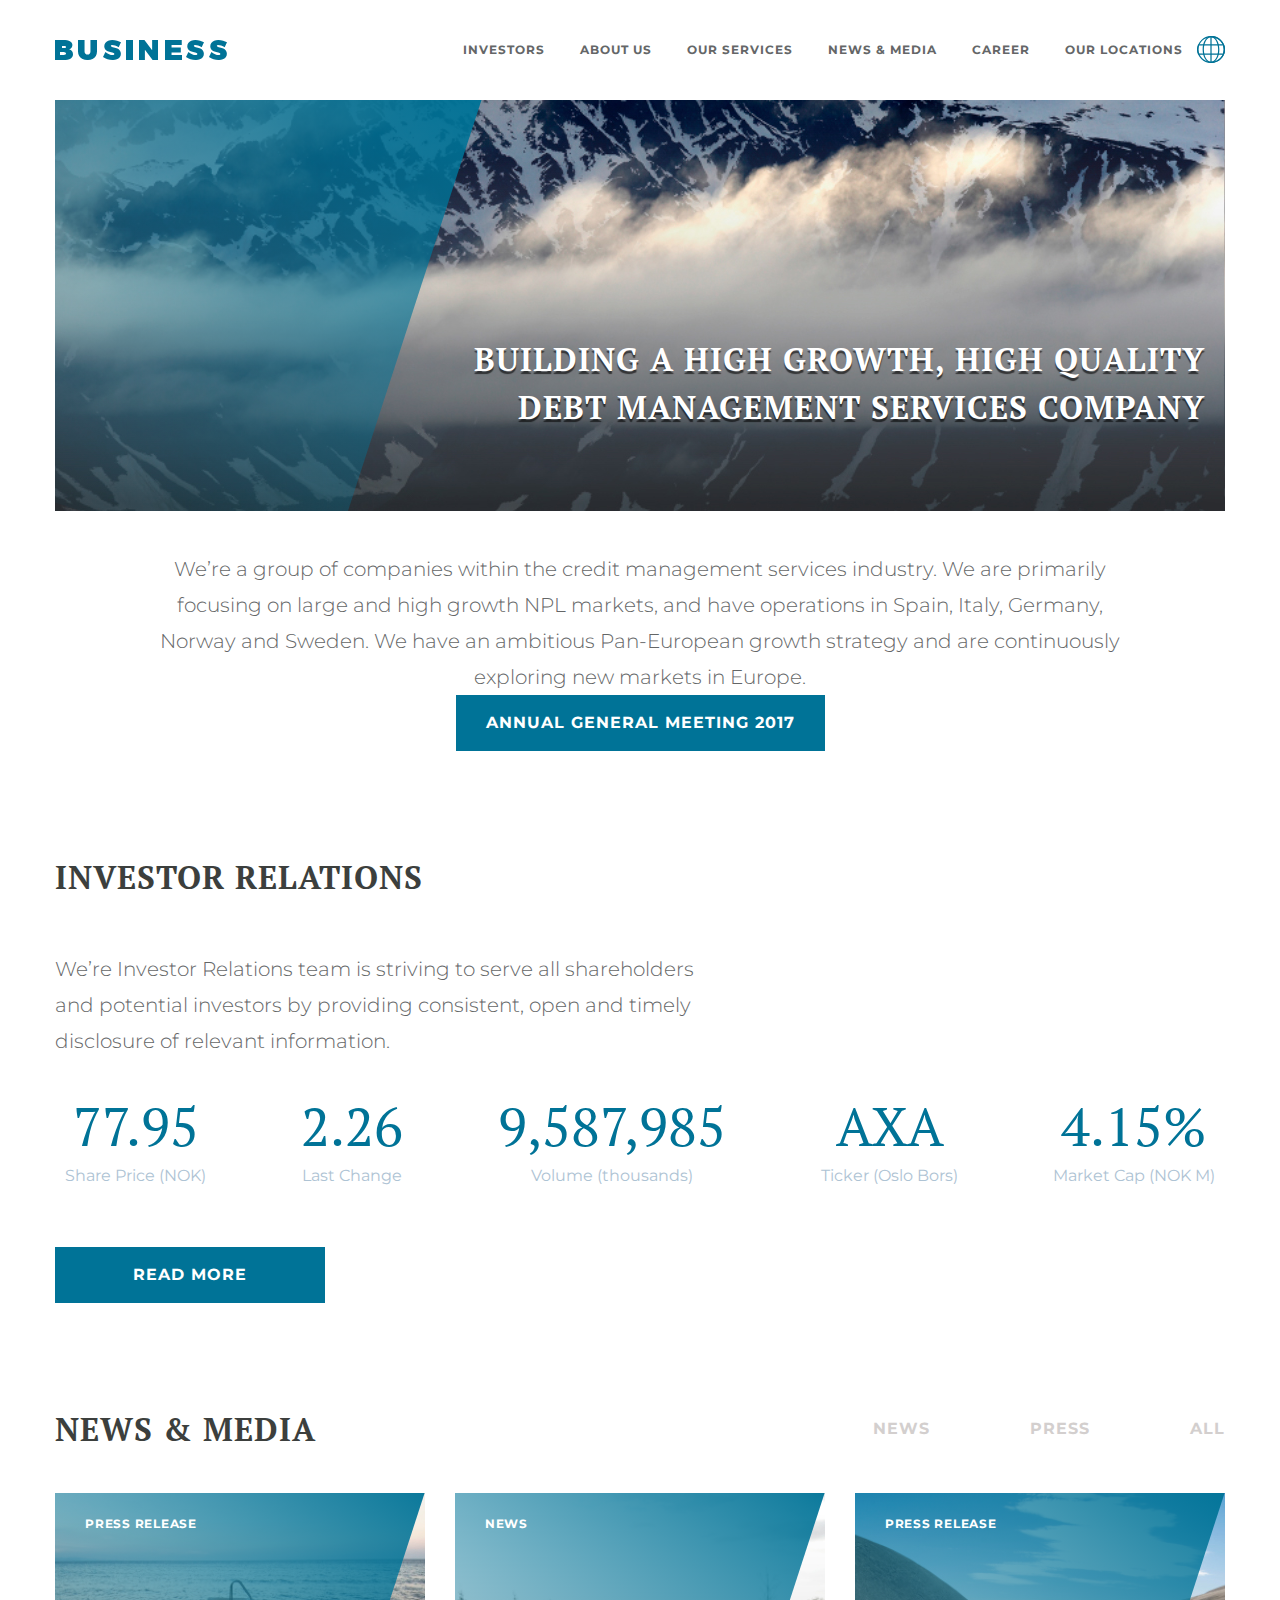
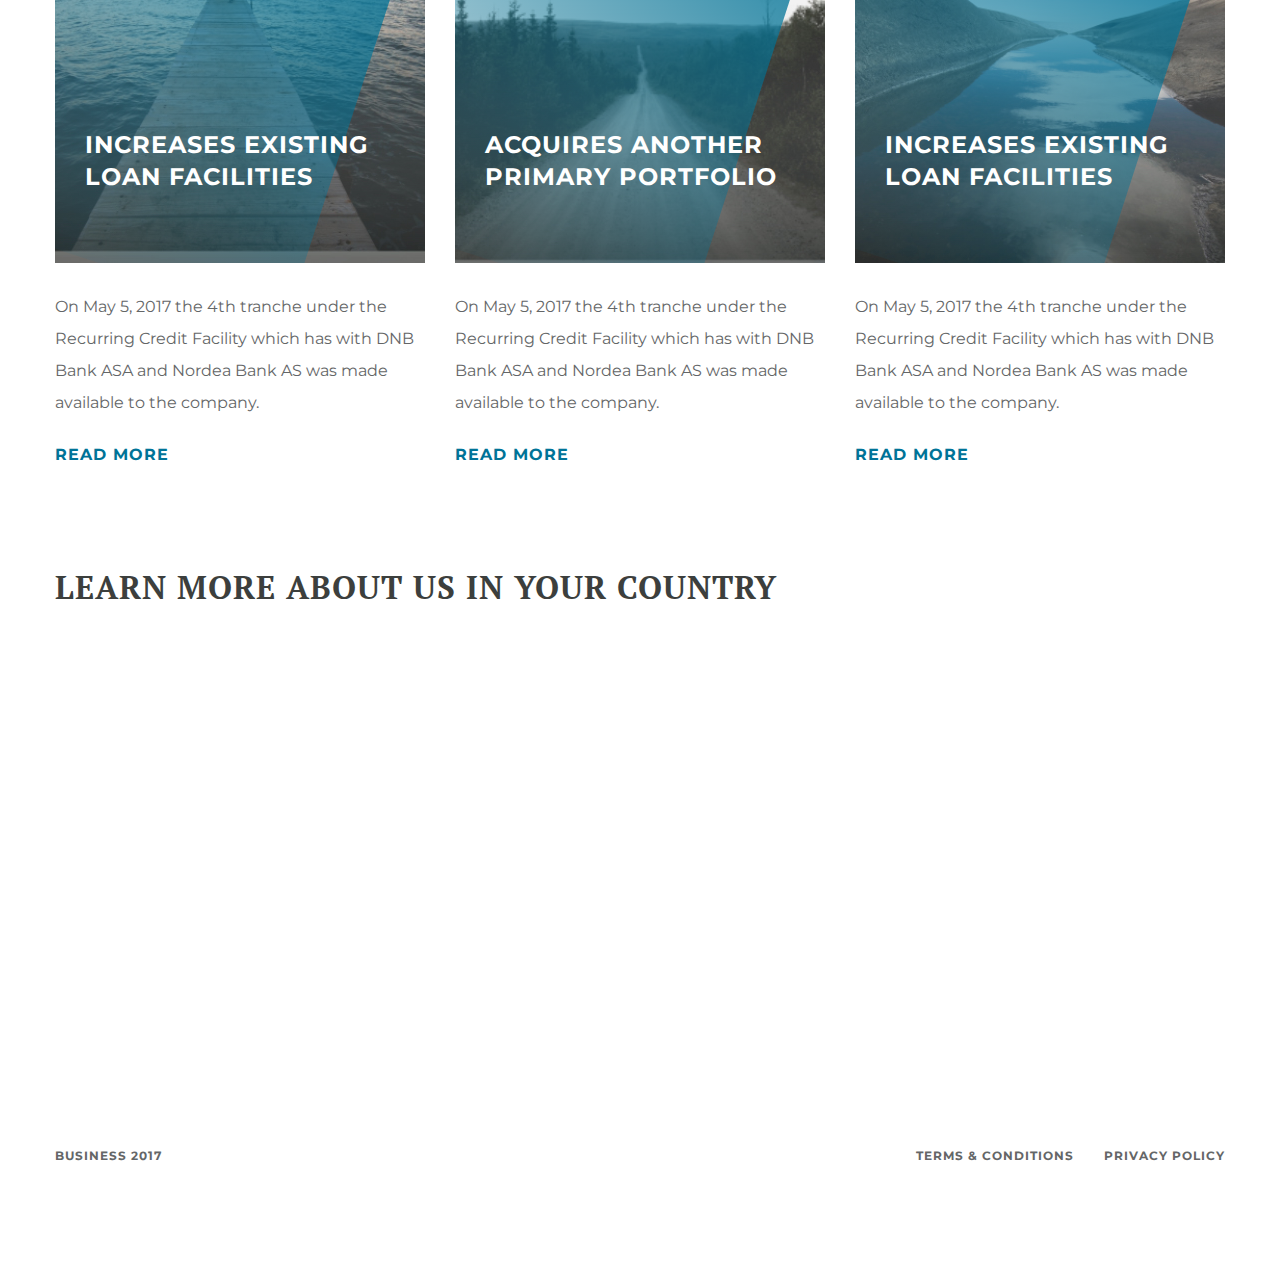
<file: index.html>
<!DOCTYPE html>
<html lang="en">

<head>
    <meta charset="UTF-8">
    <meta http-equiv="X-UA-Compatible" content="IE=edge">
    <meta name="viewport" content="width=device-width, initial-scale=1.0">
    <link rel="stylesheet" href="css/style.css">
    <title>Business</title>
</head>

<body>
    <div class="wrapper">
<header class="header">
    <div class="container">
        <div class="header__body">
            <div class="header__column">
                <a href="#">
                    <img src="img/logo.svg" alt="">
                </a>
            </div>
            <div class="header__column menu-header">
                <div class="menu-header__icon">
                    <span></span>
                    <span></span>
                    <span></span>
                </div>
                <nav class="menu-header__menu">
                    <ul class="menu-header__list">
                        <li>
                            <a class="menu-header__link" href="#"><span>Investors</span></a>
                        </li>
                        <li>
                            <a class="menu-header__link" href="#"><span>About Us</span></a>
                        </li>
                        <li>
                            <a class="menu-header__link" href="#"><span>Our Services</span></a>
                        </li>
                        <li>
                            <a class="menu-header__link" href="#"><span>News & Media</span></a>
                        </li>
                        <li>
                            <a class="menu-header__link" href="#"><span>Career</span></a>
                        </li>
                        <li>
                            <a class="menu-header__link menu-header__link--circle" href="#"><span>Our Locations</span></a>
                        </li>
                    </ul>
                </nav>
            </div>
        </div>
    </div>
</header>        <div class="mainblock">
            <div class="container">
                <div class="mainblock__imgblock imgblock">
                    <div class="imgblock__title">Building a high growth, high quality debt management services company</div>
                    <div class="imgblock__bg bluebg">
                        <img src="img/bg-main.jpg" alt="">
                    </div>
                </div>
                <div class="mainblock__bottomblock bottomblock">
                    <div class="bottomblock__text">We’re a group of companies within the credit management services industry. We are primarily focusing on large and high growth NPL markets, and have operations in Spain, Italy, Germany, Norway and Sweden. We have an ambitious Pan-European
                        growth strategy and are continuously exploring new markets in Europe.
                    </div>
                    <a href="#" class="bottomblock__btn btn"><span>Annual General Meeting 2017</span></a>
                </div>

            </div>
        </div>
        <div class="investor">
            <div class="container">
                <div class="investor__title title">Investor Relations</div>
                <div class="investor__text">We’re Investor Relations team is striving to serve all shareholders and potential investors by providing consistent, open and timely disclosure of relevant information.</div>
                <div class="investor__stat stat-investor">
                    <div class="stat-investor__column">
                        <div class="stat-investor__item item-stat">
                            <div class="item-stat__value">77.95</div>
                            <div class="item-stat__text">Share Price (NOK)</div>
                        </div>
                    </div>
                    <div class="stat-investor__column">
                        <div class="stat-investor__item item-stat">
                            <div class="item-stat__value">2.26</div>
                            <div class="item-stat__text">Last Change</div>
                        </div>
                    </div>
                    <div class="stat-investor__column">
                        <div class="stat-investor__item item-stat">
                            <div class="item-stat__value">9,587,985</div>
                            <div class="item-stat__text">Volume (thousands)</div>
                        </div>
                    </div>
                    <div class="stat-investor__column">
                        <div class="stat-investor__item item-stat">
                            <div class="item-stat__value">Axa</div>
                            <div class="item-stat__text">Ticker (Oslo Bors)</div>
                        </div>
                    </div>
                    <div class="stat-investor__column">
                        <div class="stat-investor__item item-stat">
                            <div class="item-stat__value">4.15%</div>
                            <div class="item-stat__text">Market Cap (NOK M)</div>
                        </div>
                    </div>
                </div>
                <a href="#" class="investor__btn btn"><span>Read More</span></a>
            </div>
        </div>
        <div class="newsmedia">
            <div class="container">
                <div class="newsmedia__header header-newsmedia">
                    <div class="header-newsmedia__title title">News & Media</div>
                    <div class="header-newsmedia__nav nav-newsmedia">
                        <div class="nav-newsmedia__item tab__navitem active">News</div>
                        <div class="nav-newsmedia__item tab__navitem">Press</div>
                        <div class="nav-newsmedia__item tab__navitem">All</div>
                    </div>
                </div>
                <div class="newsmedia__body">
                    <div class="newsmedia__item tab__item active">
                        <div class="item-newsmedia">
                            <div class="item-newsmedia__column">
                                <div class="item-newsmedia__content content-newsmedia">
                                    <div class="content-newsmedia__header header-contentnewsmedia">
                                        <div class="header-contentnewsmedia__content content-newsmediavalues">
                                            <a href="#" class="content-newsmediavalues__category">Press Release</a>
                                            <a href="#" class="content-newsmediavalues__title">increases existing loan facilities</a>
                                        </div>
                                        <div class="header-contentnewsmedia__img bluebg">
                                            <img src="img/newsmedia/01.jpg" alt="">
                                        </div>
                                    </div>
                                    <div class="content-newsmedia__text">On May 5, 2017 the 4th tranche under the Recurring Credit Facility which has with DNB Bank ASA and Nordea Bank AS was made available to the company.</div>
                                    <a href="#" class="content-newsmedia__more">Read More</a>
                                </div>
                            </div>
                            <div class="item-newsmedia__column">
                                <div class="item-newsmedia__content content-newsmedia">
                                    <div class="content-newsmedia__header header-contentnewsmedia">
                                        <div class="header-contentnewsmedia__content content-newsmediavalues">
                                            <a href="#" class="content-newsmediavalues__category">News</a>
                                            <a href="#" class="content-newsmediavalues__title">acquires another primary portfolio</a>
                                        </div>
                                        <div class="header-contentnewsmedia__img bluebg">
                                            <img src="img/newsmedia/02.jpg" alt="">
                                        </div>
                                    </div>
                                    <div class="content-newsmedia__text">On May 5, 2017 the 4th tranche under the Recurring Credit Facility which has with DNB Bank ASA and Nordea Bank AS was made available to the company.</div>
                                    <a href="#" class="content-newsmedia__more">Read More</a>
                                </div>
                            </div>
                            <div class="item-newsmedia__column">
                                <div class="item-newsmedia__content content-newsmedia">
                                    <div class="content-newsmedia__header header-contentnewsmedia">
                                        <div class="header-contentnewsmedia__content content-newsmediavalues">
                                            <a href="#" class="content-newsmediavalues__category">Press Release</a>
                                            <a href="#" class="content-newsmediavalues__title">increases existing loan facilities</a>
                                        </div>
                                        <div class="header-contentnewsmedia__img bluebg">
                                            <img src="img/newsmedia/03.jpg" alt="">
                                        </div>
                                    </div>
                                    <div class="content-newsmedia__text">On May 5, 2017 the 4th tranche under the Recurring Credit Facility which has with DNB Bank ASA and Nordea Bank AS was made available to the company.</div>
                                    <a href="#" class="content-newsmedia__more">Read More</a>
                                </div>
                            </div>
                        </div>
                    </div>
                </div>
            </div>
        </div>
        <div class="country">
            <div class="container">
                <div class="country__title title">Learn more about Us in your country</div>
                <div class="country__map">
                    <iframe src="https://www.google.com/maps/embed?pb=!1m14!1m12!1m3!1d23999551.88129345!2d2.8622203540874884!3d51.86976159560678!2m3!1f0!2f0!3f0!3m2!1i1024!2i768!4f13.1!5e0!3m2!1sru!2sru!4v1624284301614!5m2!1sru!2sru" width="100%" height="440" style="border:0;" allowfullscreen="" loading="lazy"></iframe>
                </div>
            </div>
        </div>
<footer class="footer">
    <div class="container">
        <div class="footer__body">
            <div class="footer__column">
                <div class="footer__copy">Business 2017</div>
            </div>
            <div class="footer__column">
                <a href="" class="footer__link">Terms & Conditions</a>
                <a href="" class="footer__link">Privacy Policy</a>
            </div>
        </div>
    </div>
</footer>    </div>
</body>

</html>
</file>
<file: css/style.css>
@charset "UTF-8";
@import url("https://fonts.googleapis.com/css2?family=Montserrat:wght@300;400;700&display=swap");
@import url("https://fonts.googleapis.com/css2?family=PT+Serif:wght@400;700&display=swap");
.pts, .imgblock__title {
  font-family: "PT Serif";
}

.bluebg {
  position: relative;
  overflow: hidden;
}
.bluebg:after {
  content: "";
  transform: rotate(18deg);
  position: absolute;
  width: 35%;
  height: 130%;
  left: -50px;
  top: -95px;
  background-image: linear-gradient(198deg, #007397 0%, rgba(0, 115, 151, 0) 100%);
}

.wrapper {
  width: 100%;
  min-height: 100%;
  overflow: hidden;
}

.title {
  color: #3c3f3d;
  font-family: "PT Serif";
  font-size: 32px;
  font-weight: 700;
  letter-spacing: 1px;
  line-height: 48px;
  text-transform: uppercase;
}
@media (max-width: 767.98px) {
  .title {
    font-size: 25px;
    line-height: 33px;
  }
}

.container {
  max-width: 1170px;
  margin: 0 auto;
  width: 100%;
}
@media (max-width: 1182px) {
  .container {
    max-width: 970px;
  }
}
@media (max-width: 992.98px) {
  .container {
    max-width: 750px;
  }
}
@media (max-width: 767.98px) {
  .container {
    max-width: none;
    padding: 0 10px;
  }
}

/*Обнуление*/
* {
  padding: 0;
  margin: 0;
  border: 0;
}

*,
*:before,
*:after {
  box-sizing: border-box;
}

:focus,
:active {
  outline: none;
}

a:focus,
a:active {
  outline: none;
}

nav,
footer,
header,
aside {
  display: block;
}

html,
body {
  height: 100%;
  margin: 0;
  padding: 0;
  min-width: 320px;
  position: relative;
  width: 100%;
}

body {
  font-size: 100%;
  line-height: 1;
  font-size: 14px;
  font-family: "Montserrat";
  -ms-text-size-adjust: 100%;
  -moz-text-size-adjust: 100%;
  -webkit-text-size-adjust: 100%;
}
body.lock {
  overflow: hidden;
}
@media (max-width: 767.98px) {
  body.lock {
    width: 100%;
    position: fixed;
    overflow: hidden;
  }
}

input,
button,
textarea {
  font-family: "Montserrat";
}

input::-ms-clear {
  display: none;
}

button {
  cursor: pointer;
}

button::-moz-focus-inner {
  padding: 0;
  border: 0;
}

a,
a:visited {
  text-decoration: none;
}

a:hover {
  text-decoration: none;
}

ul li {
  list-style: none;
}

img {
  vertical-align: top;
}

h1,
h2,
h3,
h4,
h5,
h6 {
  font-size: inherit;
  font-weight: inherit;
}

/*--------------------*/
.header {
  position: relative;
  z-index: 50;
}
@media (max-width: 767.98px) {
  .header {
    position: fixed;
    top: 0;
    left: 0;
    width: 100%;
    background-color: #fff;
  }
}
.header__body {
  display: flex;
  font-size: 0;
  height: 100px;
  justify-content: space-between;
  align-items: center;
}
@media (max-width: 992.98px) {
  .header__body {
    height: 70px;
  }
}
@media (max-width: 767.98px) {
  .header__body {
    height: 50px;
  }
}
.header__logo {
  display: inline-block;
  width: 172px;
  position: relative;
  z-index: 6;
}
.header__logo img {
  max-width: 100%;
}
@media (max-width: 992.98px) {
  .header__logo {
    width: 125px;
  }
}

.menu-header__icon {
  display: none;
  width: 30px;
  height: 18px;
  cursor: pointer;
  z-index: 5;
  position: relative;
}
.menu-header__icon span {
  transition: all 0.3s ease 0s;
  top: 8px;
  left: 0;
  position: absolute;
  width: 100%;
  height: 2px;
  background-color: #000;
}
.menu-header__icon span:first-child {
  top: 0;
}
.menu-header__icon span:last-child {
  top: auto;
  bottom: 0;
}
@media (max-width: 767.98px) {
  .menu-header__icon {
    display: block;
  }
}
@media (max-width: 767.98px) {
  .menu-header__menu {
    position: fixed;
    width: 100%;
    height: 100%;
    top: 0;
    left: -110%;
    background-color: #fff;
    z-index: 2;
    padding: 50px 10px 20px 10px;
    overflow: auto;
    transition: all 0.3s ease 0s;
  }
  .menu-header__menu.active {
    left: 0;
  }
}
.menu-header__list {
  display: flex;
  font-size: 0;
}
.menu-header__list li {
  margin: 0 0 0 35px;
}
@media (max-width: 1182px) {
  .menu-header__list li {
    margin: 0 0 0 25px;
  }
}
@media (max-width: 992.98px) {
  .menu-header__list li {
    margin: 0 0 0 15px;
  }
}
@media (max-width: 767.98px) {
  .menu-header__list li {
    margin: 0 0 10px 0;
  }
  .menu-header__list li:last-child {
    margin: 0;
  }
}
@media (max-width: 767.98px) {
  .menu-header__list {
    display: block;
  }
}
.menu-header__link {
  color: #646667;
  font-size: 12px;
  font-weight: 700;
  letter-spacing: 1px;
  text-transform: uppercase;
  display: block;
  transition: all 0.3s ease 0s;
  position: relative;
}
.menu-header__link--circle {
  padding: 0 42px 0 0;
  background: url("../img/header-circle.svg") right no-repeat;
}
@media (max-width: 992.98px) {
  .menu-header__link--circle {
    background-size: 20px;
    padding: 0 25px 0 0;
  }
}
@media (max-width: 767.98px) {
  .menu-header__link--circle {
    padding-left: 25px;
    background-position: left;
  }
}
.menu-header__link span {
  position: relative;
  display: block;
  line-height: 28px;
}
.menu-header__link span:after {
  content: "";
  position: absolute;
  left: 50%;
  bottom: 0;
  width: 0;
  height: 1px;
  background-color: #007397;
  transition: all 0.3s ease 0s;
}
.menu-header__link:hover {
  color: #007397;
}
.menu-header__link:hover span:after {
  left: 0;
  width: 100%;
}
@media (max-width: 992.98px) {
  .menu-header__link {
    font-size: 11px;
  }
}
@media (max-width: 767.98px) {
  .menu-header__link {
    font-size: 14px;
  }
}

.mainblock {
  margin-bottom: 100px;
}
.mainblock__imgblock {
  margin: 0 0 40px 0;
}
@media (max-width: 992.98px) {
  .mainblock__imgblock {
    margin: 0 0 25px 0;
  }
}
@media (max-width: 992.98px) {
  .mainblock {
    margin-bottom: 80px;
  }
}
@media (max-width: 767.98px) {
  .mainblock {
    margin: 50px 0;
  }
}

.imgblock {
  position: relative;
  height: 411px;
}
.imgblock__title {
  position: absolute;
  bottom: 80px;
  right: 0;
  text-shadow: 0 3px 1px rgba(0, 0, 0, 0.6);
  color: #fff;
  font-size: 32px;
  font-weight: 700;
  letter-spacing: 1px;
  line-height: 48px;
  text-transform: uppercase;
  z-index: 5;
  max-width: 770px;
  text-align: right;
  padding: 0 20px 0 0;
}
@media (max-width: 1182px) {
  .imgblock__title {
    max-width: 670px;
    font-size: 28px;
    line-height: 44px;
  }
}
@media (max-width: 992.98px) {
  .imgblock__title {
    max-width: 500px;
    font-size: 20px;
    line-height: 35px;
    bottom: 50px;
  }
}
@media (max-width: 767.98px) {
  .imgblock__title {
    position: relative;
    bottom: 0;
    text-align: center;
    max-width: none;
    padding: 20px;
    font-size: 18px;
    line-height: 30px;
  }
}
.imgblock__bg {
  position: absolute;
  width: 100%;
  height: 100%;
  top: 0;
  left: 0;
  object-fit: cover;
}
@media (max-width: 992.98px) {
  .imgblock {
    height: 300px;
  }
}
@media (max-width: 767.98px) {
  .imgblock {
    height: auto;
    min-height: 250px;
    display: flex;
    font-size: 0;
    justify-content: center;
    align-items: center;
  }
}

.bottomblock {
  text-align: center;
}
.bottomblock__text {
  font-family: "Montserrat";
  color: #646667;
  font-size: 20px;
  font-weight: 300;
  line-height: 36px;
  max-width: 970px;
  margin: 0 auto;
}
@media (max-width: 992.98px) {
  .bottomblock__text {
    font-size: 16px;
    line-height: 28px;
  }
}

.btn {
  display: inline-block;
  padding: 0 30px;
  height: 56px;
  line-height: 56px;
  overflow: hidden;
  background-color: #007397;
  color: #fff;
  font-family: "Montserrat";
  font-size: 16px;
  font-weight: 700;
  letter-spacing: 1px;
  text-transform: uppercase;
  position: relative;
  text-align: center;
  min-width: 270px;
}
@media (max-width: 992.98px) {
  .btn {
    margin-top: 25px;
  }
}
.btn:after {
  content: "";
  position: absolute;
  width: 0;
  transition: all 0.3s ease 0s;
  height: 100%;
  left: 50%;
  top: 0;
  background-color: #00526b;
}
.btn span {
  position: relative;
  z-index: 2;
}
.btn:hover:after {
  left: 0;
  width: 100%;
}
.btn.fw {
  width: 100%;
}
@media (max-width: 767.98px) {
  .btn {
    display: flex;
    font-size: 0;
    justify-content: center;
    align-items: center;
    font-size: 14px;
    line-height: 18px;
  }
}

.investor {
  margin-bottom: 100px;
}
@media (max-width: 992.98px) {
  .investor {
    margin-bottom: 60px;
  }
}
@media (max-width: 767.98px) {
  .investor {
    margin-bottom: 50px;
  }
}
.investor__title {
  margin-bottom: 50px;
}
@media (max-width: 767.98px) {
  .investor__title {
    margin-bottom: 20px;
  }
}
.investor__text {
  color: #646667;
  font-size: 20px;
  line-height: 36px;
  font-weight: 300;
  max-width: 670px;
  margin-bottom: 40px;
}
@media (max-width: 767.98px) {
  .investor__text {
    font-size: 16px;
    line-height: 24px;
    margin-bottom: 20px;
  }
}

.stat-investor {
  display: flex;
  font-size: 0;
  justify-content: space-between;
  margin: 0 5px 30px 5px;
}
.stat-investor__column {
  flex: 0 1 auto;
  padding: 0 5px;
  margin-bottom: 25px;
}
@media (max-width: 767.98px) {
  .stat-investor__column {
    flex: 0 0 33.333%;
  }
}
@media (max-width: 479.98px) {
  .stat-investor__column {
    flex: 0 0 50%;
  }
}
@media (max-width: 767.98px) {
  .stat-investor {
    margin: 0 5px 0 5px;
    flex-wrap: wrap;
    justify-content: center;
  }
}

.item-stat {
  text-align: center;
}
.item-stat__value {
  color: #007397;
  font-family: "PT Serif";
  font-size: 54px;
  text-transform: uppercase;
  margin-bottom: 7px;
}
@media (max-width: 992.98px) {
  .item-stat__value {
    margin-bottom: 5px;
    font-size: 40px;
  }
}
.item-stat__text {
  color: #aec3d4;
  font-size: 16px;
  line-height: 32px;
}
@media (max-width: 992.98px) {
  .item-stat__text {
    font-size: 14px;
  }
}

.newsmedia {
  margin-bottom: 70px;
}
@media (max-width: 992.98px) {
  .newsmedia {
    margin-bottom: 40px;
  }
}
@media (max-width: 992.98px) {
  .newsmedia {
    margin-bottom: 20px;
  }
}

.header-newsmedia {
  display: flex;
  font-size: 0;
  justify-content: space-between;
  align-items: center;
  margin-bottom: 40px;
}
@media (max-width: 767.98px) {
  .header-newsmedia__title {
    margin-bottom: 20px;
  }
}
@media (max-width: 767.98px) {
  .header-newsmedia {
    display: block;
    margin-bottom: 20px;
  }
}

.nav-newsmedia {
  display: flex;
  font-size: 0;
}
.nav-newsmedia__item {
  color: #d3cfce;
  font-size: 16px;
  font-weight: 700;
  letter-spacing: 1px;
  line-height: 16px;
  text-transform: uppercase;
  margin-left: 100px;
  cursor: pointer;
}
.nav-newsmedia__item:active {
  color: #007397;
}
@media (max-width: 992.98px) {
  .nav-newsmedia__item {
    margin-left: 50px;
  }
}
@media (max-width: 767.98px) {
  .nav-newsmedia__item {
    margin-bottom: 10px;
  }
}
@media (max-width: 767.98px) {
  .nav-newsmedia {
    justify-content: space-between;
    flex-wrap: wrap;
  }
}

.item-newsmedia {
  display: flex;
  font-size: 0;
  margin: 0 -15px;
}
.item-newsmedia__column {
  flex: 0 0 33.333%;
  padding: 0 15px;
  margin-bottom: 30px;
}
@media (max-width: 1182px) {
  .item-newsmedia__column {
    padding: 0 10px;
  }
}
@media (max-width: 992.98px) {
  .item-newsmedia__column {
    flex: 0 0 50%;
  }
}
@media (max-width: 630px) {
  .item-newsmedia__column {
    flex: 1 1 100%;
  }
}
@media (max-width: 1182px) {
  .item-newsmedia {
    margin: 0 -10px;
  }
}
@media (max-width: 992.98px) {
  .item-newsmedia {
    flex-wrap: wrap;
  }
}

.content-newsmedia {
  display: flex;
  font-size: 0;
  flex-direction: column;
  height: 100%;
  max-width: 500px;
  margin: 0 auto;
}
.content-newsmedia__text {
  flex: 1 1 auto;
  color: #646667;
  font-size: 16px;
  line-height: 32px;
  padding: 28px 0;
}
.content-newsmedia__more {
  color: #007397;
  font-size: 16px;
  font-weight: 700;
  letter-spacing: 1px;
  line-height: 16px;
  text-transform: uppercase;
}
.content-newsmedia__more:hover {
  text-decoration: underline;
}

.header-contentnewsmedia {
  height: 370px;
  position: relative;
}
.header-contentnewsmedia__content {
  position: absolute;
  width: 100%;
  height: 100%;
  top: 0;
  left: 0;
  z-index: 5;
  padding: 25px 30px;
}
@media (max-width: 1182px) {
  .header-contentnewsmedia__content {
    padding: 25px 20px;
  }
}
.header-contentnewsmedia__img {
  position: absolute;
  width: 100%;
  height: 100%;
  top: 0;
  left: 0;
}
.header-contentnewsmedia__img.bluebg:after {
  width: 98%;
}

.content-newsmediavalues__category {
  font-size: 12px;
  color: #fff;
  font-weight: 700;
  text-transform: uppercase;
  letter-spacing: 0.75px;
}
.content-newsmediavalues__category:hover {
  text-decoration: underline;
}
.content-newsmediavalues__title {
  color: #fff;
  font-size: 24px;
  font-weight: 700;
  letter-spacing: 1px;
  line-height: 32px;
  text-transform: uppercase;
  position: absolute;
  left: 0;
  bottom: 0;
  width: 100%;
  padding: 0 30px 70px 30px;
}
.content-newsmediavalues__title:hover {
  text-decoration: underline;
}
@media (max-width: 1182px) {
  .content-newsmediavalues__title {
    font-size: 18px;
    line-height: 24px;
    padding: 0 20px 50px 20px;
  }
}

.country__title {
  margin-bottom: 40px;
}
@media (max-width: 767.98px) {
  .country__title {
    margin-bottom: 25px;
  }
}
.country__map {
  height: 440px;
  margin-bottom: 45px;
}

.footer__body {
  height: 125px;
  display: flex;
  font-size: 0;
  justify-content: space-between;
  text-align: center;
}
@media (max-width: 600px) {
  .footer__body {
    display: block;
    height: auto;
    text-align: center;
    padding: 20px 0;
  }
}
.footer__column:last-child {
  text-align: right;
}
@media (max-width: 767.98px) {
  .footer__column:last-child {
    text-align: center;
  }
}
.footer__copy {
  color: #646667;
  font-size: 12px;
  font-weight: 700;
  letter-spacing: 1px;
  line-height: 40px;
  text-transform: uppercase;
}
.footer__link {
  color: #646667;
  font-size: 12px;
  font-weight: 700;
  line-height: 40px;
  letter-spacing: 1px;
  text-transform: uppercase;
  display: inline-block;
  margin-left: 30px;
}
.footer__link:hover {
  text-decoration: underline;
}
@media (max-width: 767.98px) {
  .footer__link {
    margin: 15px 10px 0 10px;
  }
}
</file>
